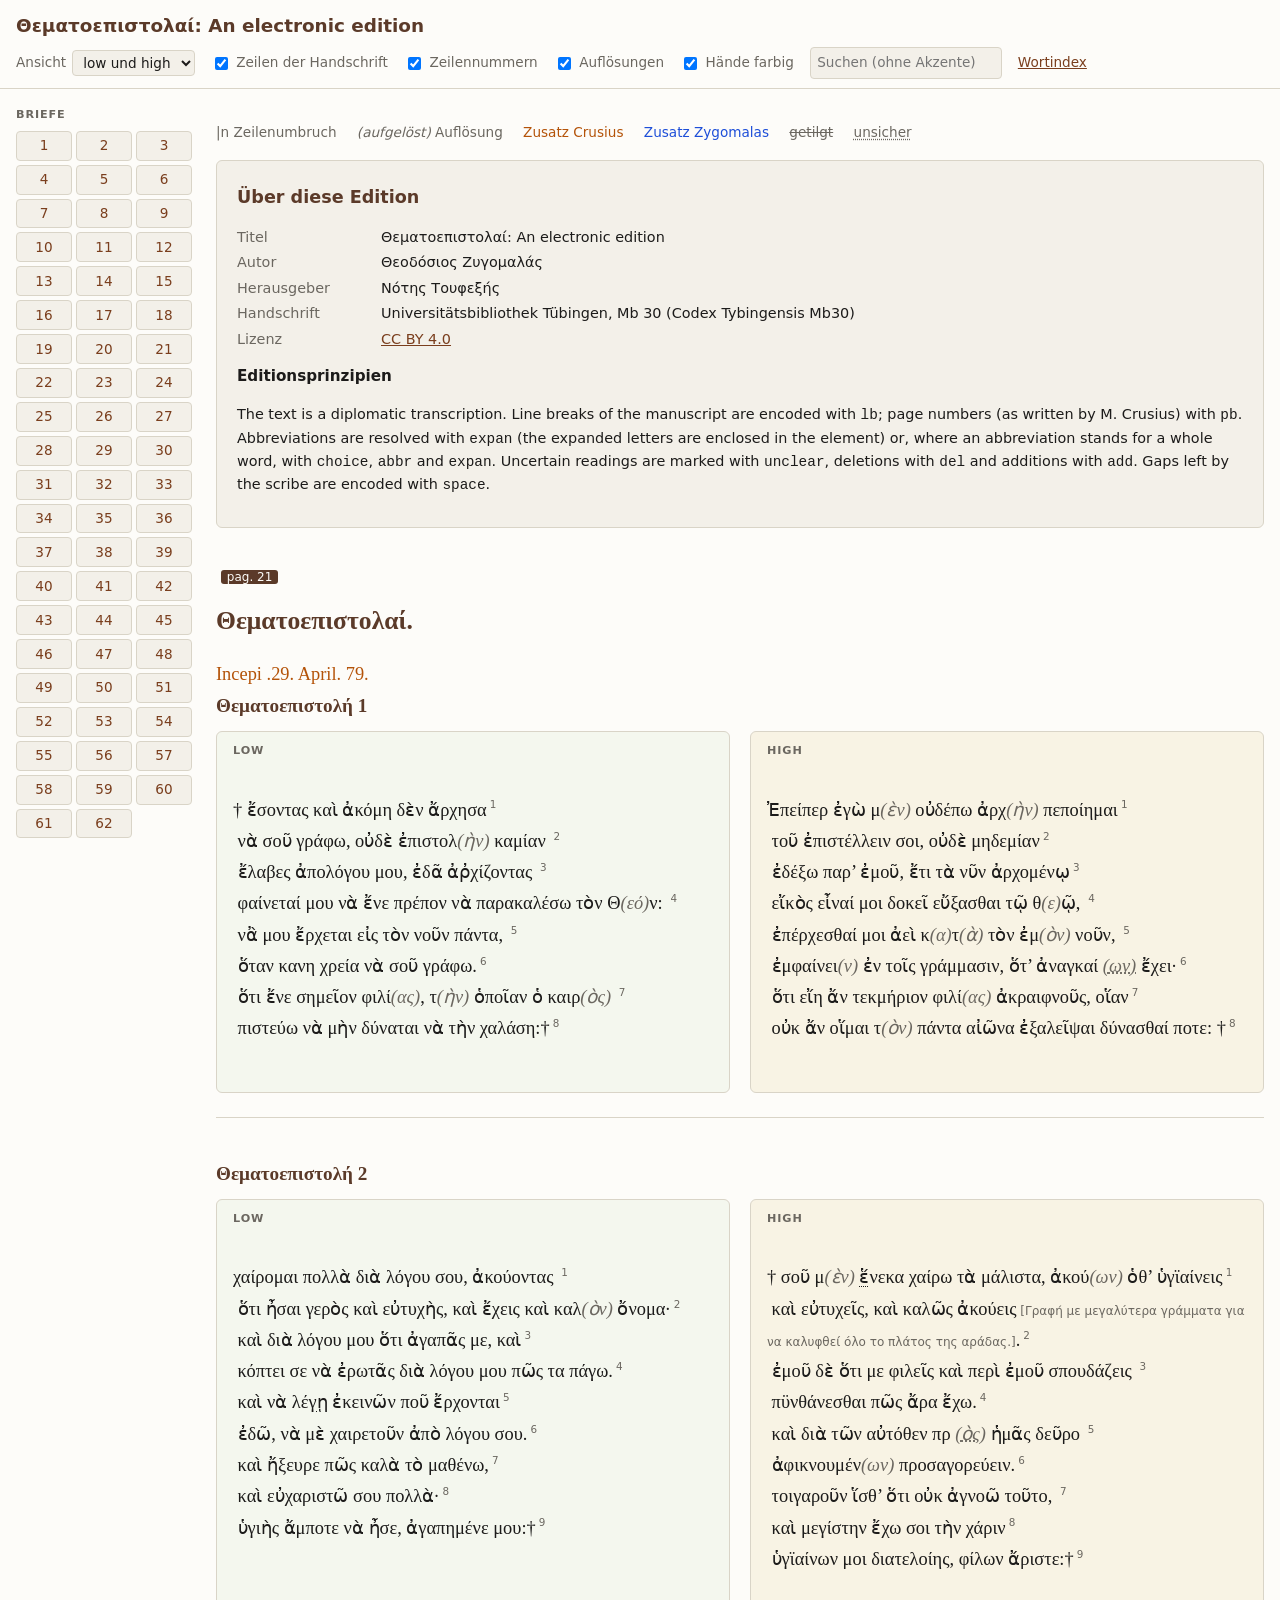
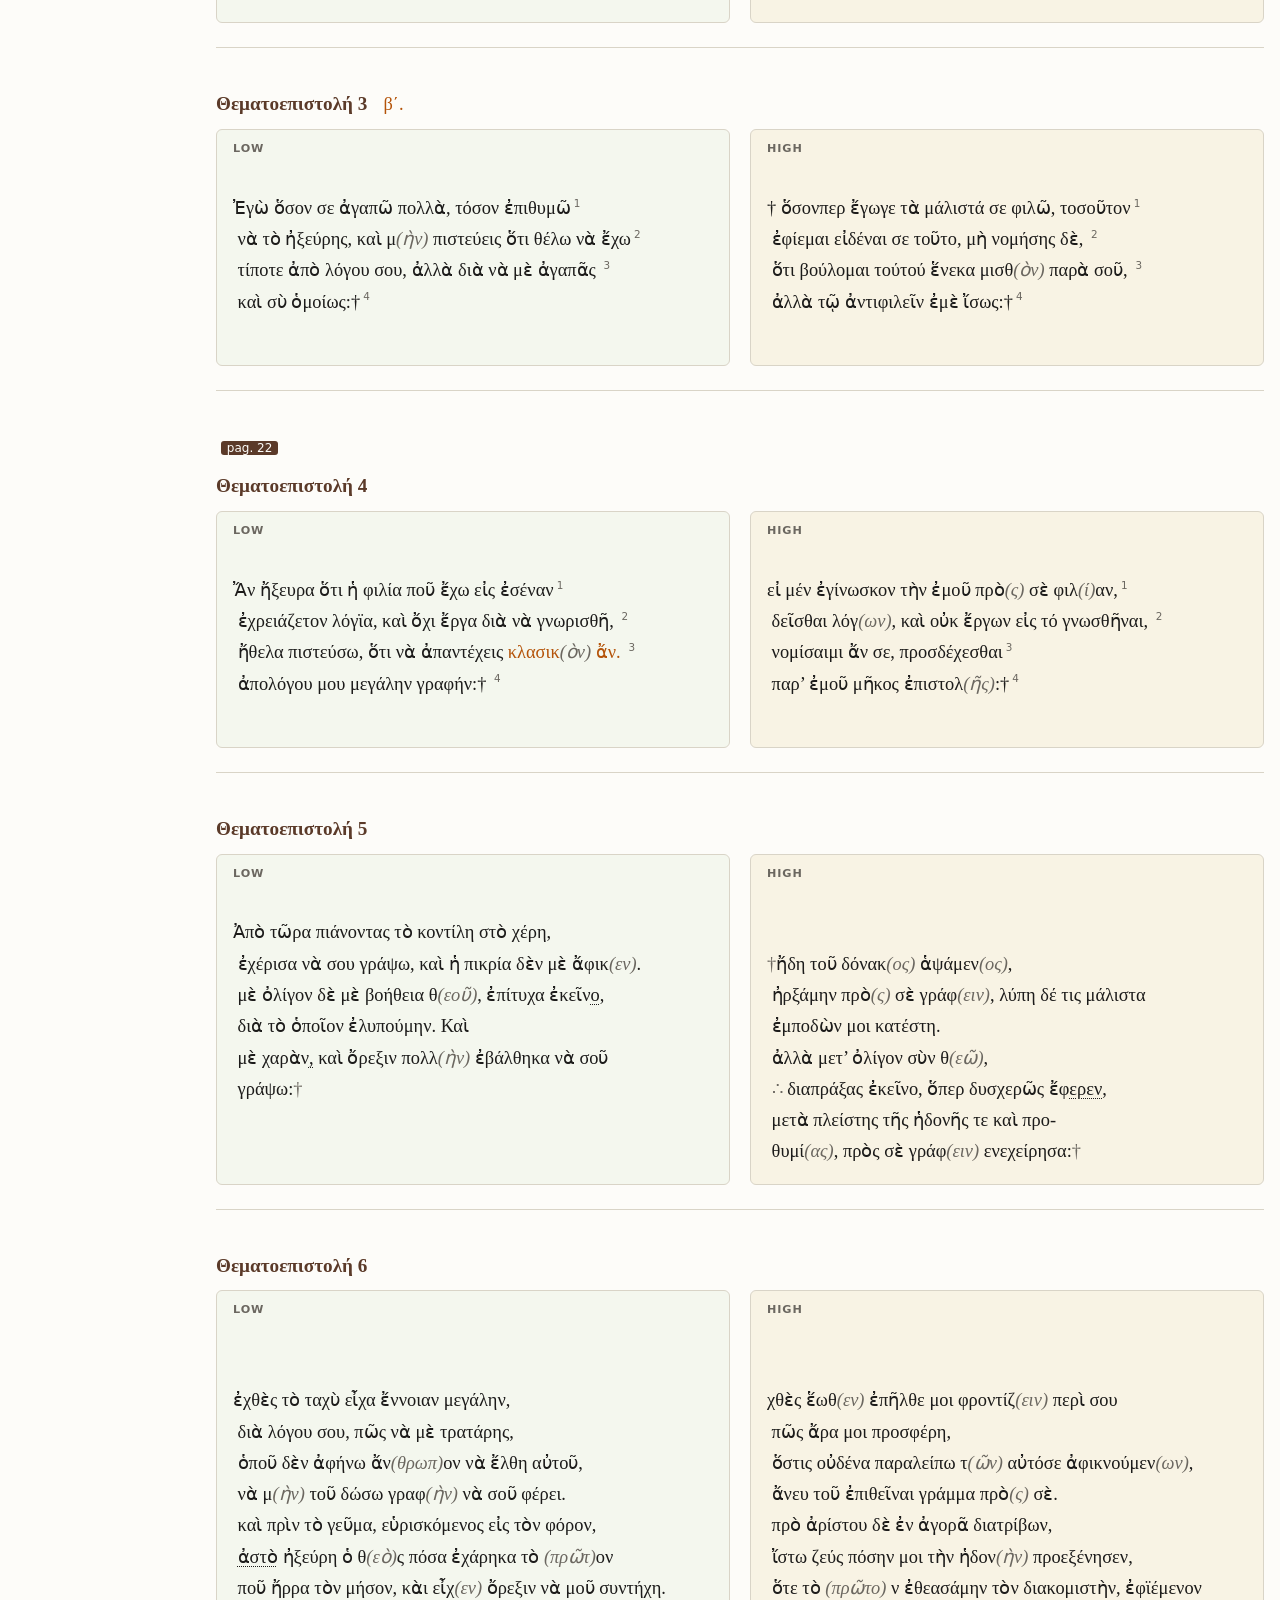
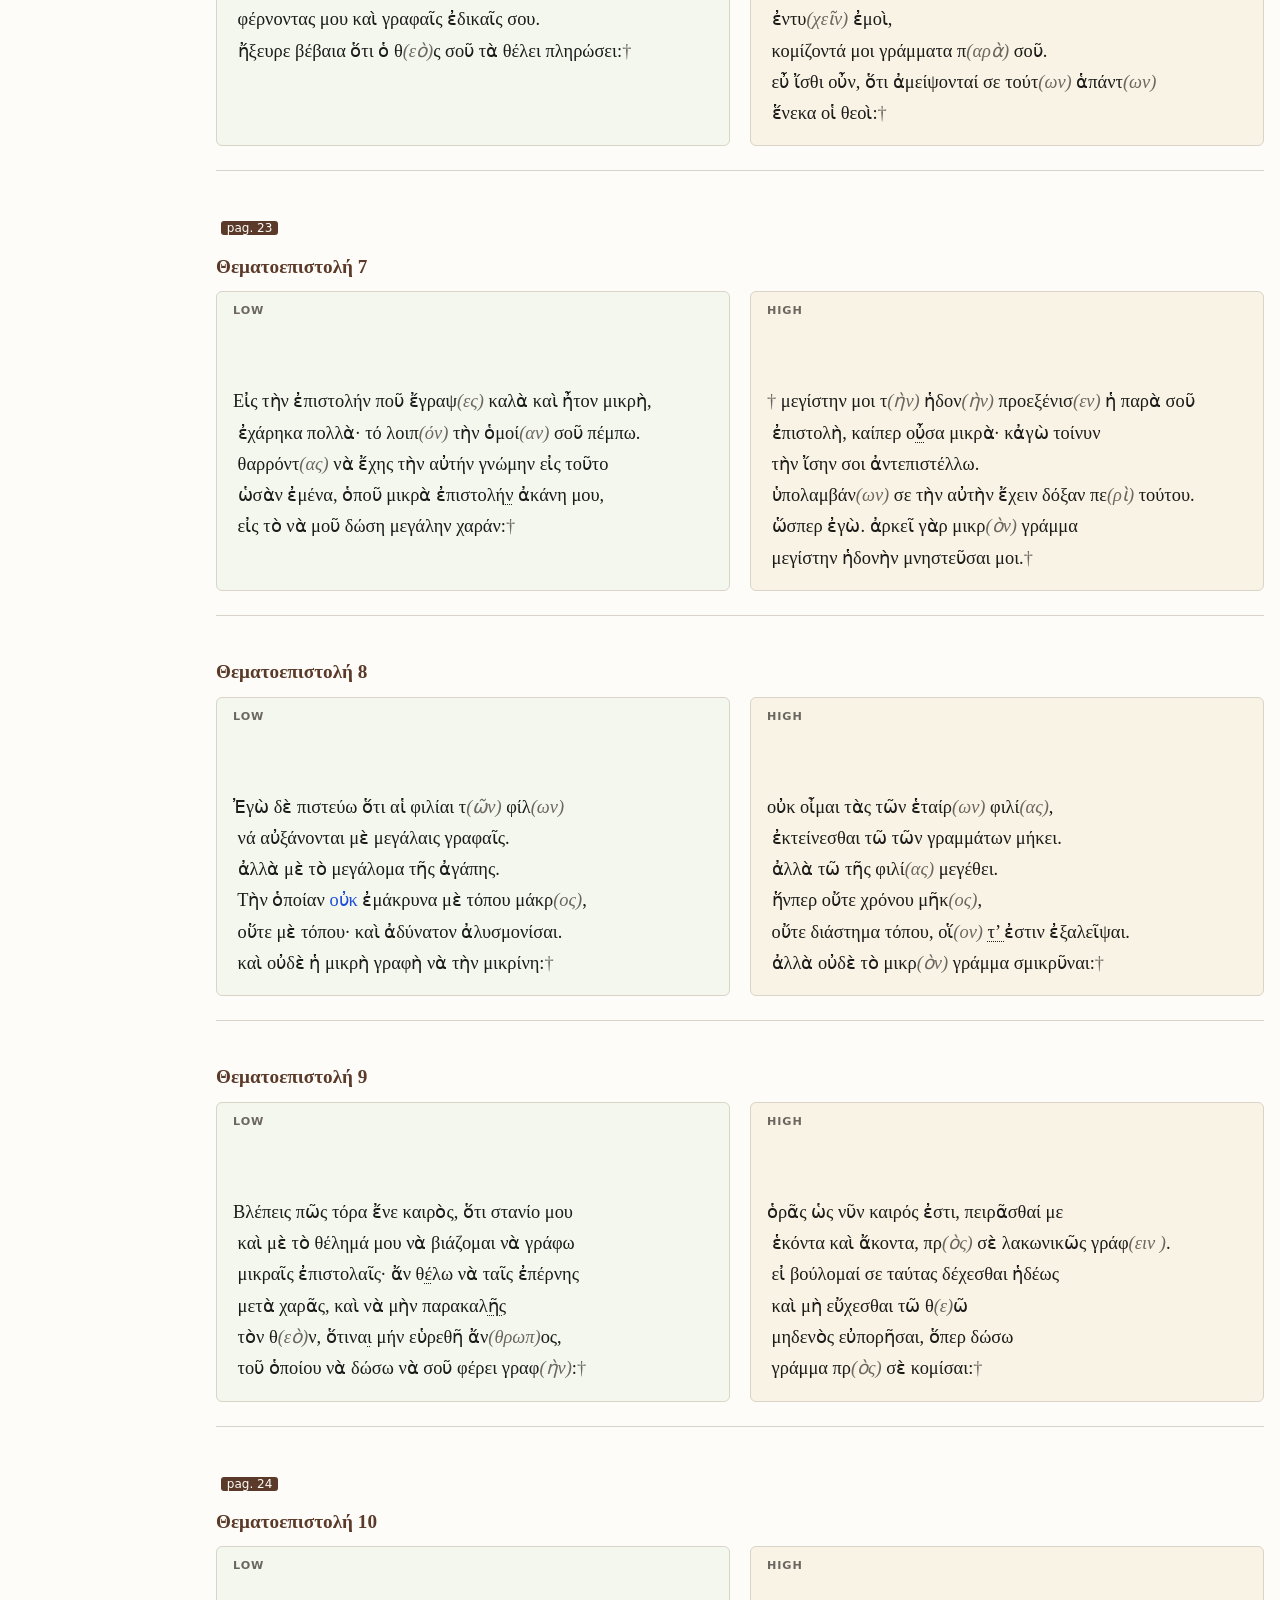
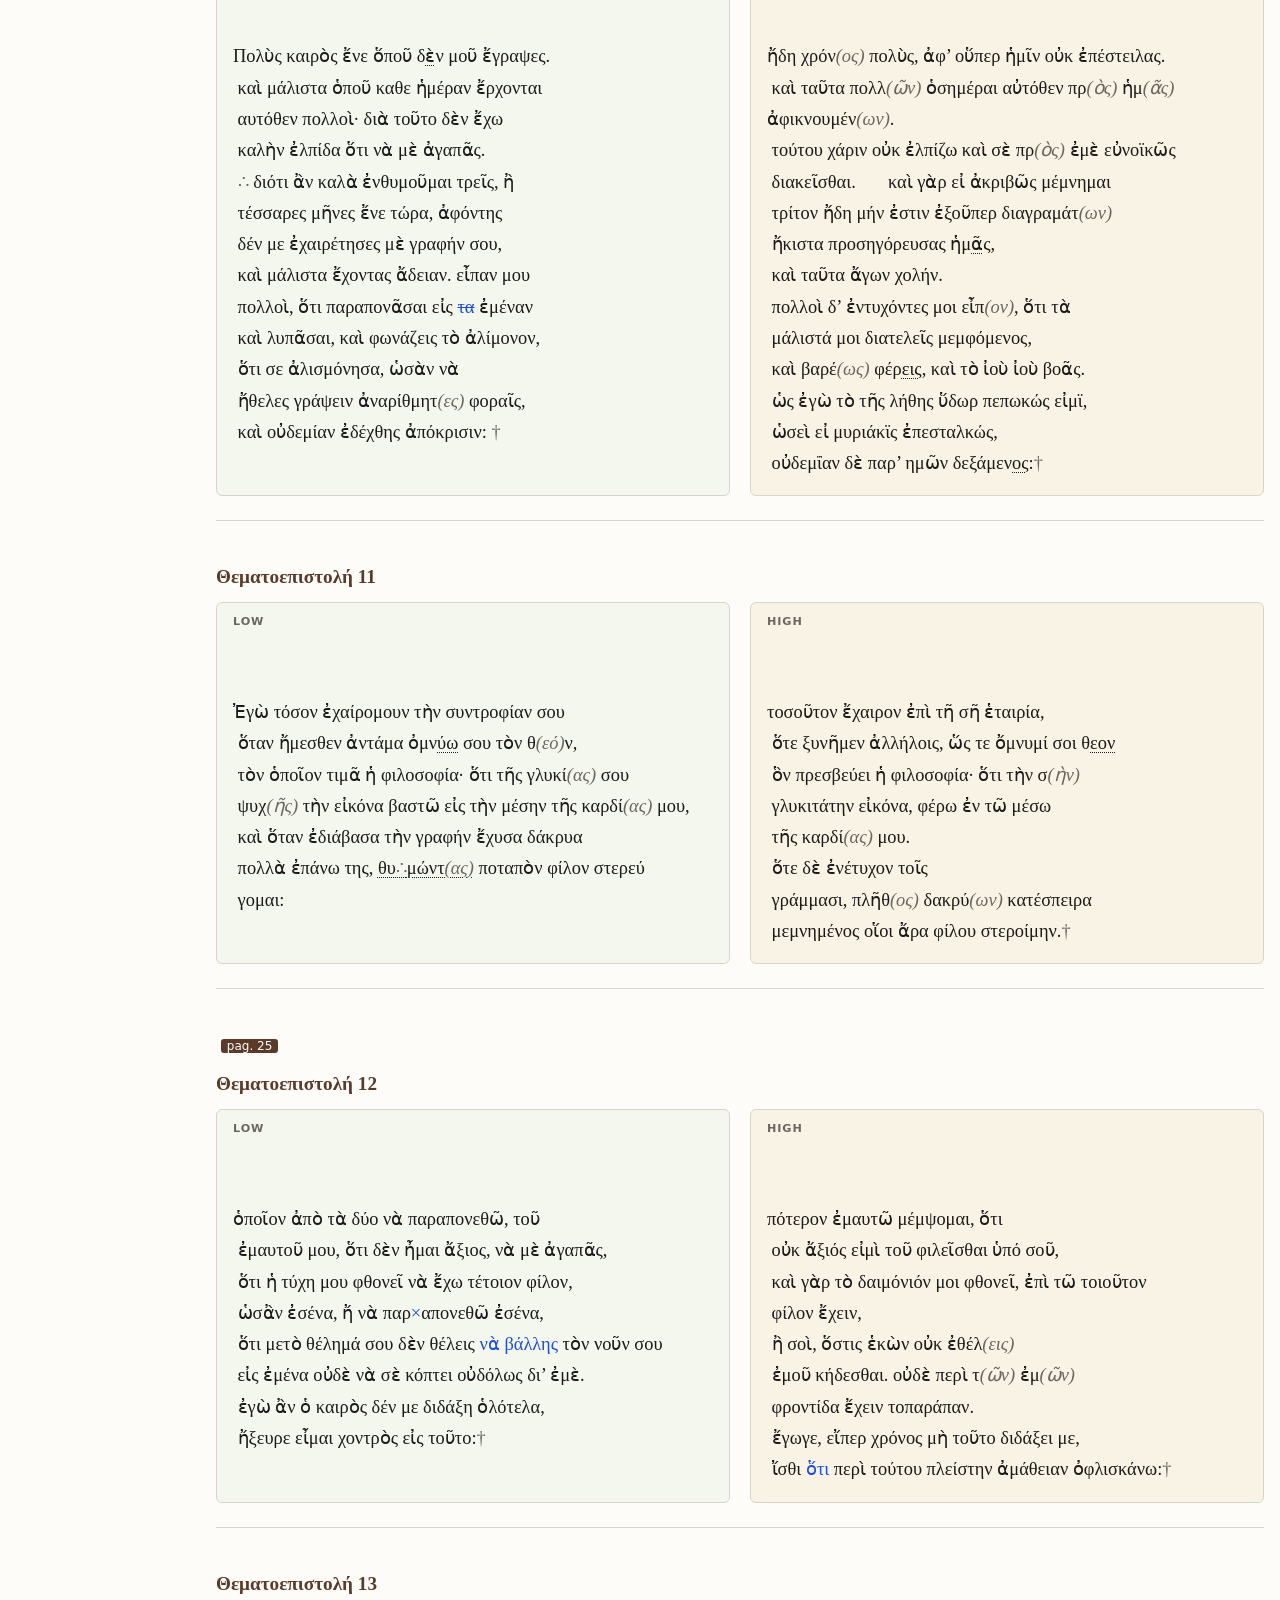
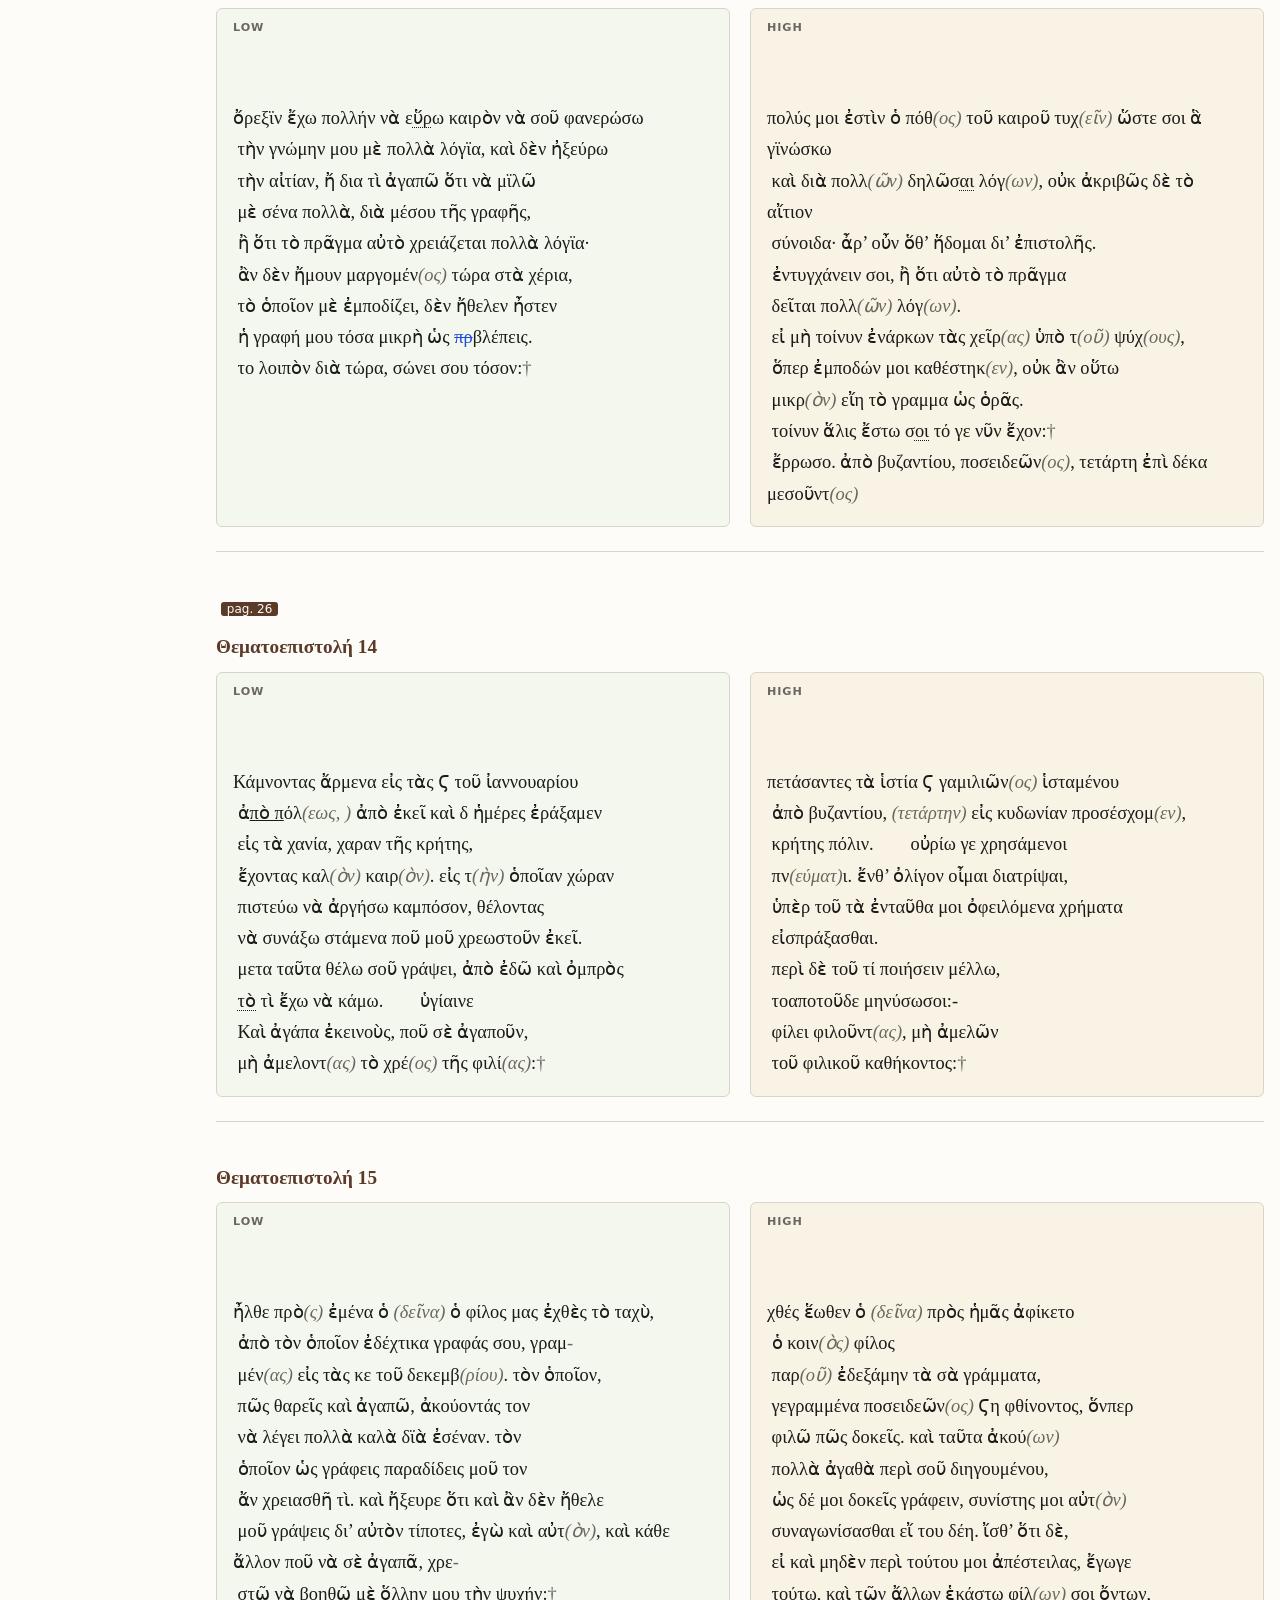
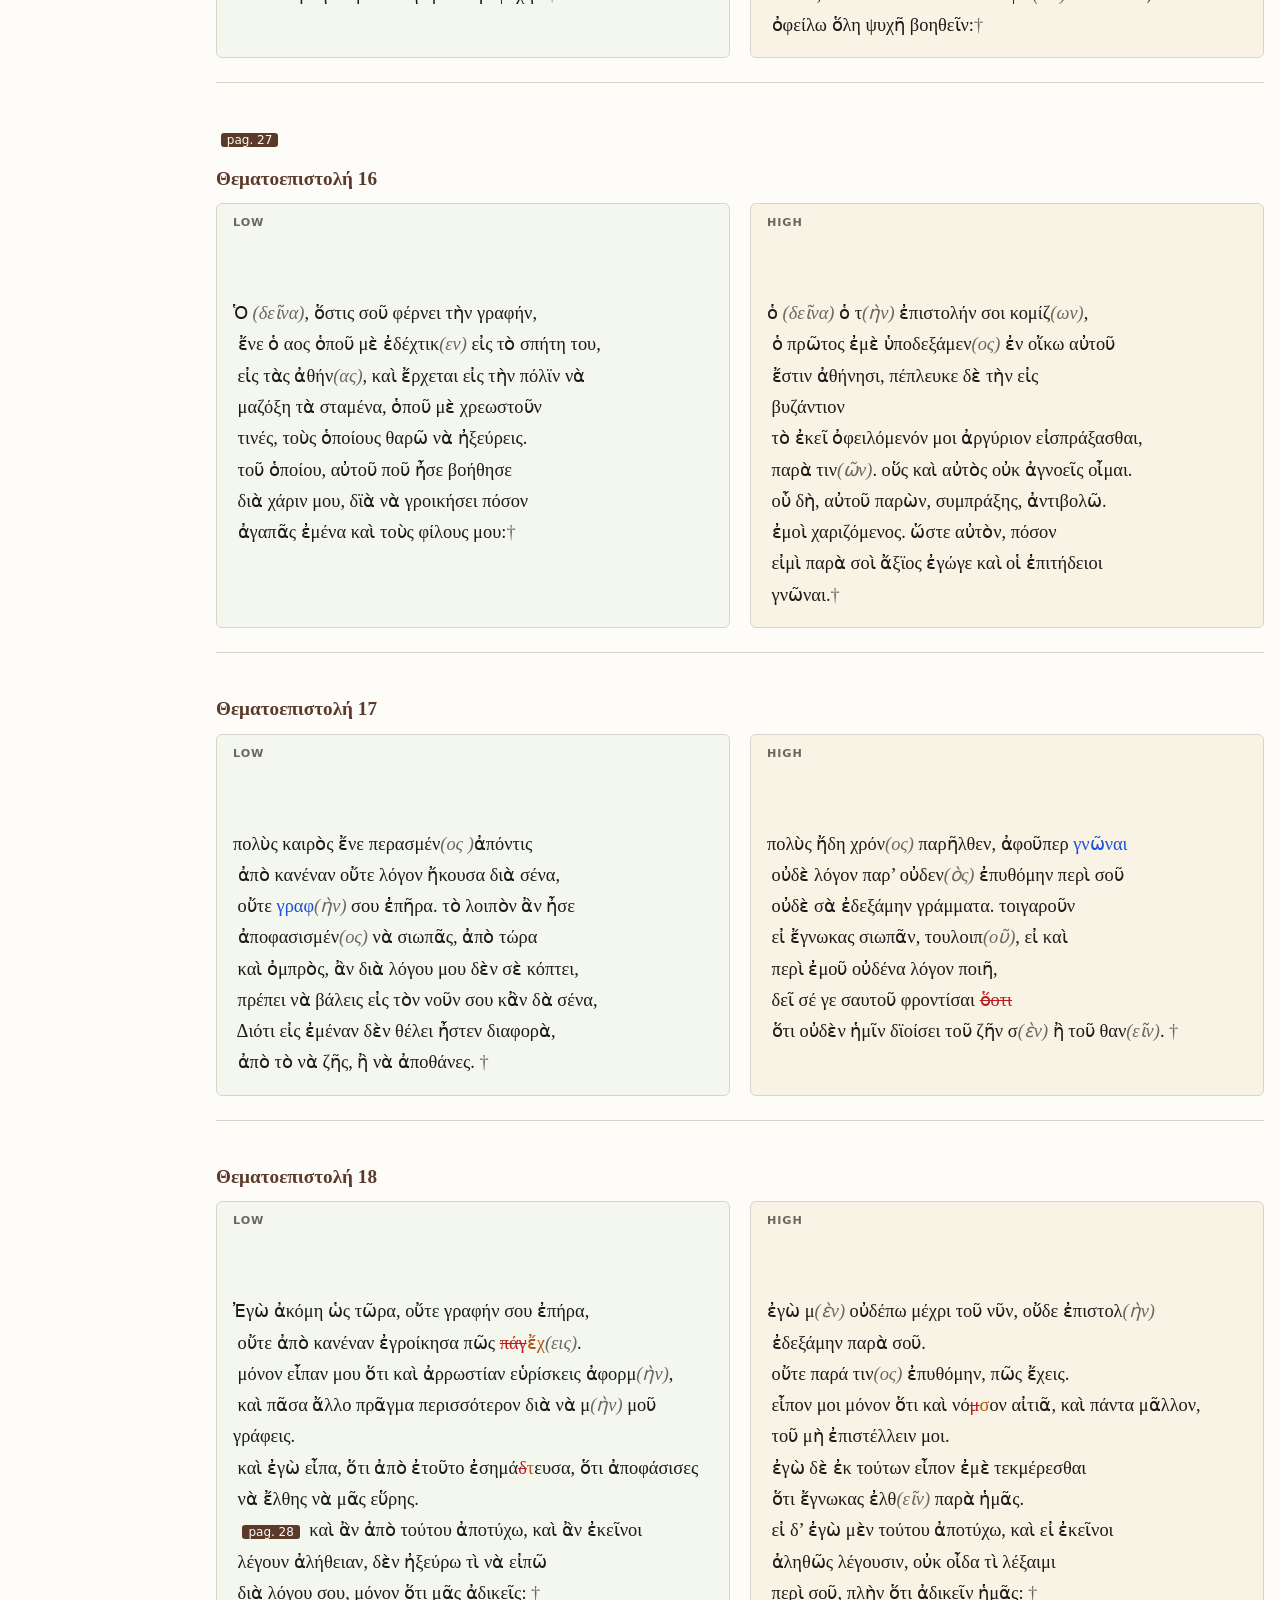
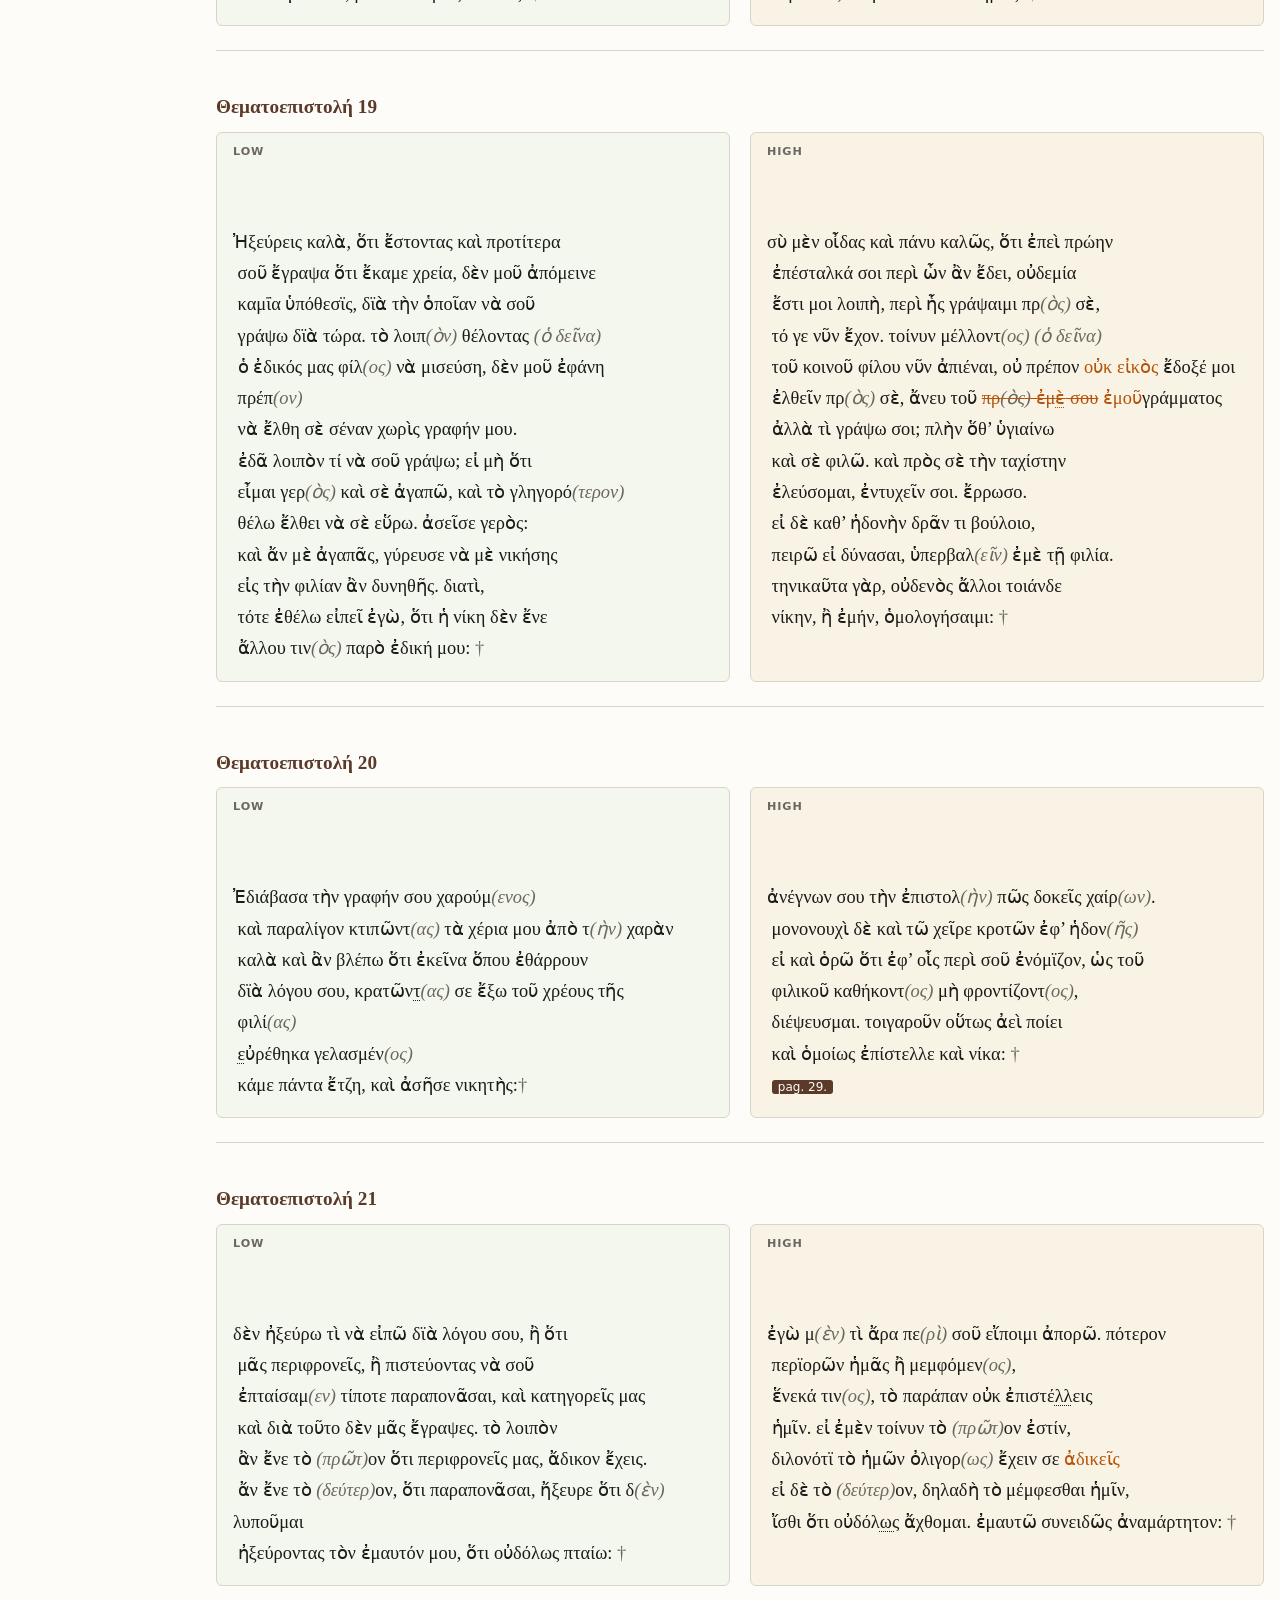
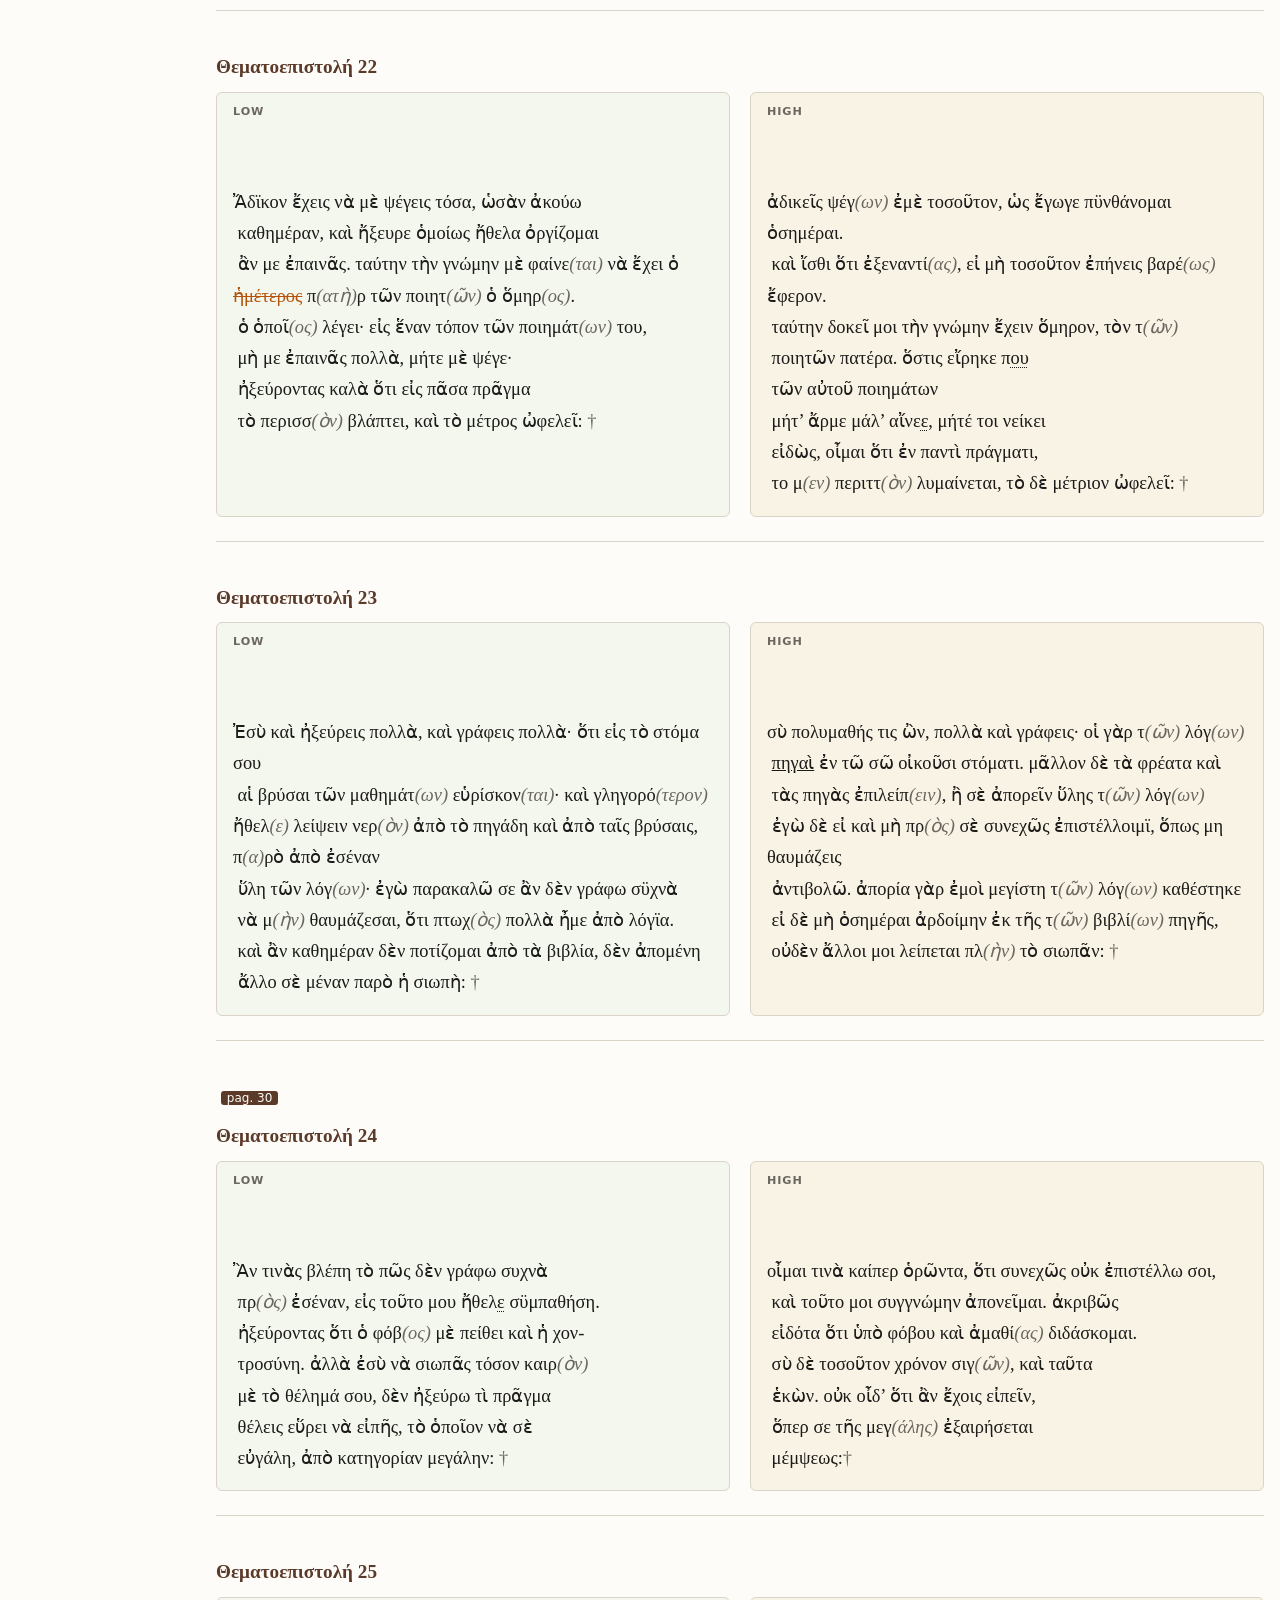
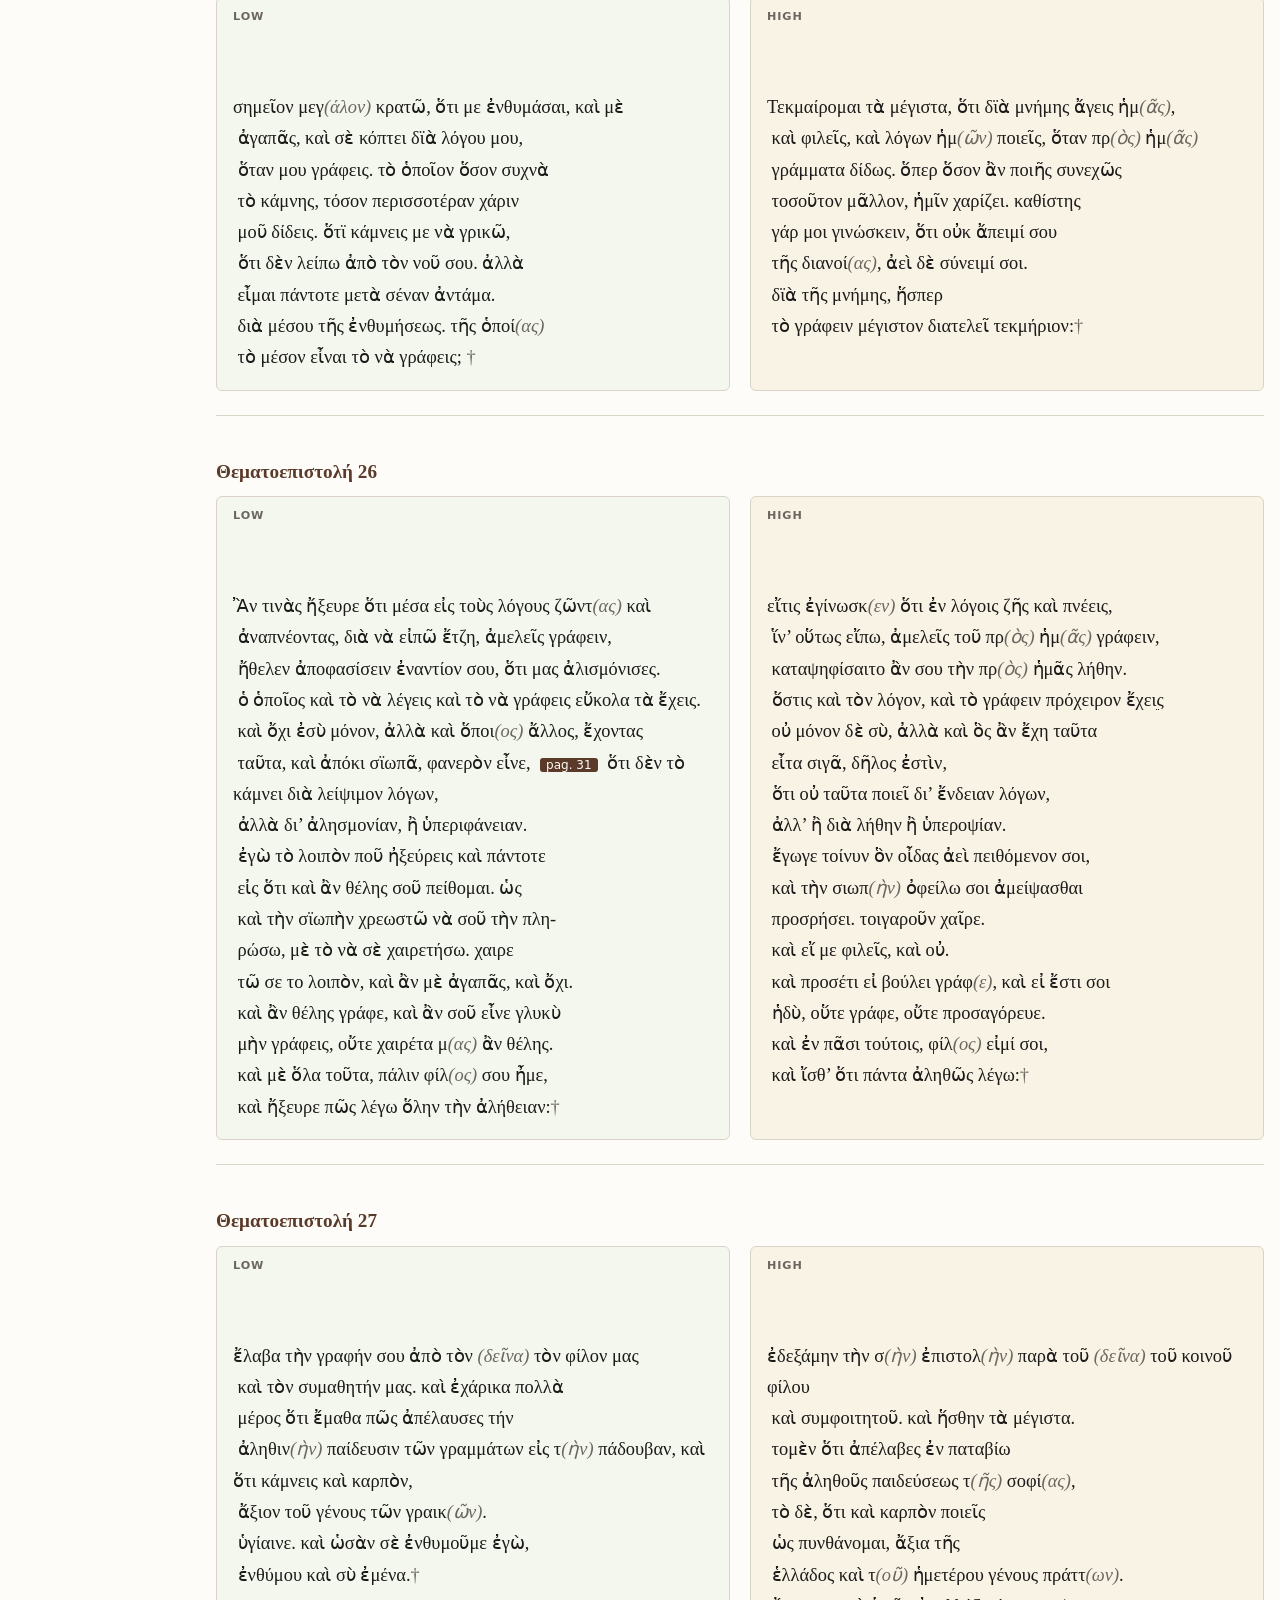
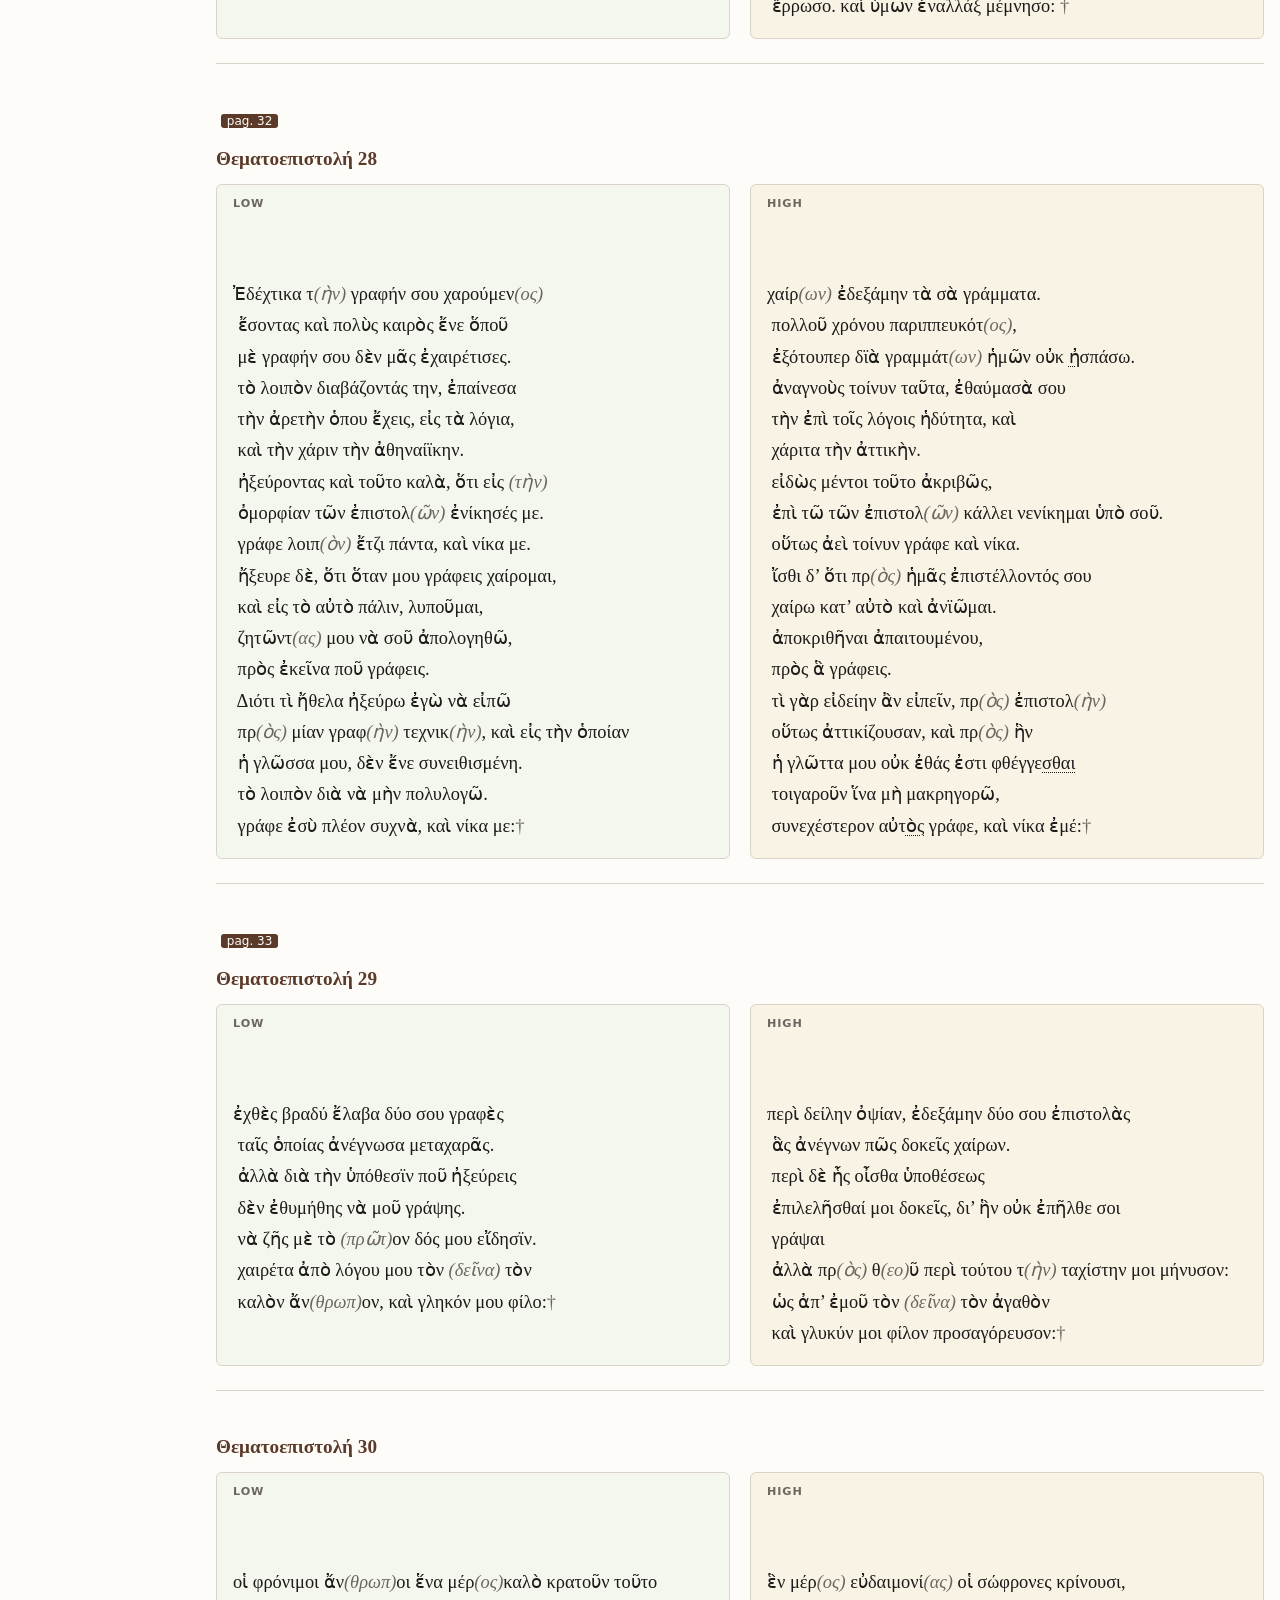
<file: index.html>
<!doctype html>
<html lang="de">
<head>
  <meta charset="utf-8">
  <meta name="viewport" content="width=device-width, initial-scale=1">
  <title>Θεματοεπιστολαί</title>
  <meta name="description" content="Elektronische Edition der Θεματοεπιστολαί des Theodosios Zygomalas nach dem Codex Tybingensis Mb 30.">
  <link rel="stylesheet" href="web/style.css">
</head>
<body>
  <div class="topbar ui">
    <h1>Θεματοεπιστολαί: An electronic edition</h1>
    <div class="controls">
      <label>Ansicht
        <select id="c-view">
          <option value="both">low und high</option>
          <option value="low">nur low</option>
          <option value="high">nur high</option>
        </select>
      </label>
      <label><input type="checkbox" id="c-lines"> Zeilen der Handschrift</label>
      <label><input type="checkbox" id="c-linenos"> Zeilennummern</label>
      <label><input type="checkbox" id="c-expan"> Auflösungen</label>
      <label><input type="checkbox" id="c-colors"> Hände farbig</label>
      <input type="search" id="q" placeholder="Suchen (ohne Akzente)" aria-label="Suchen">
      <a href="wortindex.html">Wortindex</a>
      <span id="count"></span>
    </div>
  </div>
  <div class="layout">
    <nav class="letters ui" aria-label="Briefe">
      <h2>Briefe</h2>
      <ol></ol>
    </nav>
    <main>
      <div class="legend ui" style="margin-bottom:1rem;color:var(--muted)">
        <span>|n Zeilenumbruch</span>
        <span><i class="expan" style="font-style:italic">aufgelöst</i> Auflösung</span>
        <span style="color:var(--cr)">Zusatz Crusius</span>
        <span style="color:var(--zyg)">Zusatz Zygomalas</span>
        <span><del>getilgt</del></span>
        <span style="text-decoration:underline dotted">unsicher</span>
      </div>
      <div id="edition">Lade Edition ...</div>
    </main>
  </div>
  <footer class="ui">
    <a href="edition/thematoepistulae.xml">TEI-XML</a> ·
    <a href="https://github.com/drnotis/thematoepistulae">Quellcode auf GitHub</a> ·
    CC BY 4.0
  </footer>
  <script src="web/wortlogik.js"></script>
  <script src="web/app.js"></script>
</body>
</html>
</file>
<file: web/style.css>
:root {
  --text: #1c1b1a;
  --muted: #6b6760;
  --paper: #fdfcf9;
  --panel: #f3f0e9;
  --rule: #d9d4c7;
  --low: #f4f7ee;
  --high: #f8f3e4;
  --cr: #b45309;
  --zyg: #1d4ed8;
  --del: #b91c1c;
  --accent: #5b3a29;
  --link: #7a3e1d;
}
@media (prefers-color-scheme: dark) {
  :root {
    --text: #ebe7df; --muted: #a39e93; --paper: #1a1917; --panel: #24221f;
    --rule: #3a3731; --low: #1f241b; --high: #28241a; --cr: #f0a04b;
    --zyg: #7ea6ff; --del: #f08a8a; --accent: #d8b89c; --link: #e2b48f;
  }
}
* { box-sizing: border-box; }
html { scroll-behavior: smooth; scroll-padding-top: 5.5rem; }
body {
  margin: 0; background: var(--paper); color: var(--text);
  font: 1.15rem/1.7 "Gentium Plus", "Gentium Book Plus", "Cardo", "Palatino Linotype", "Noto Serif", "Times New Roman", serif;
}
a { color: var(--link); }
.ui { font-family: system-ui, -apple-system, "Segoe UI", sans-serif; font-size: 0.85rem; }

/* Kopf und Steuerung */
.topbar {
  position: sticky; top: 0; z-index: 10; background: var(--paper);
  border-bottom: 1px solid var(--rule); padding: 0.6rem 1rem;
}
.topbar h1 { margin: 0 0 0.4rem; font-size: 1.15rem; color: var(--accent); }
.controls { display: flex; flex-wrap: wrap; gap: 0.5rem 1rem; align-items: center; color: var(--muted); }
.controls label { display: inline-flex; gap: 0.35rem; align-items: center; cursor: pointer; }
.controls select, .controls input[type=search] {
  font: inherit; padding: 0.2rem 0.4rem; border: 1px solid var(--rule);
  background: var(--panel); color: var(--text); border-radius: 4px;
}
.controls input[type=search] { min-width: 12rem; }
#count { color: var(--muted); }

/* Layout */
.layout { display: grid; grid-template-columns: 11rem minmax(0, 1fr); gap: 1.5rem; max-width: 84rem; margin: 0 auto; padding: 1rem; }
nav.letters { position: sticky; top: 5.5rem; align-self: start; max-height: calc(100vh - 6.5rem); overflow: auto; }
nav.letters ol { list-style: none; margin: 0; padding: 0; display: grid; grid-template-columns: repeat(3, 1fr); gap: 0.25rem; }
nav.letters a {
  display: block; text-align: center; padding: 0.15rem 0; border: 1px solid var(--rule);
  border-radius: 4px; text-decoration: none; background: var(--panel);
}
nav.letters a:hover { border-color: var(--accent); }
nav.letters li.hidden { opacity: 0.25; }
nav.letters h2 { font-size: 0.7rem; text-transform: uppercase; letter-spacing: 0.08em; color: var(--muted); margin: 0 0 0.4rem; }

/* Inhalt */
.about { background: var(--panel); border: 1px solid var(--rule); border-radius: 6px; padding: 0.5rem 1.25rem 1rem; margin-bottom: 2rem; font-family: system-ui, sans-serif; font-size: 0.9rem; line-height: 1.55; }
.about h2 { font-size: 1.1rem; color: var(--accent); }
.about h3 { font-size: 0.95rem; margin-bottom: 0.2rem; }
.about dl { display: grid; grid-template-columns: 8rem 1fr; gap: 0.2rem 1rem; margin: 0; }
.about dt { color: var(--muted); }
.about dd { margin: 0; }
.legend { margin-top: 1rem; }
.legend span { white-space: nowrap; margin-right: 1rem; }

.title { color: var(--accent); font-size: 1.6rem; margin: 0 0 1rem; }
.front { color: var(--cr); margin-bottom: 0.5rem; }

.letter { margin: 0 0 2.5rem; padding-bottom: 1.5rem; border-bottom: 1px solid var(--rule); }
.letter.hidden { display: none; }
.letter-head { display: flex; align-items: baseline; gap: 1rem; flex-wrap: wrap; margin-bottom: 0.5rem; }
.letter-head h2 { font-size: 1.2rem; margin: 0; }
.letter-head h2 a { color: var(--accent); text-decoration: none; }
.marg { color: var(--cr); }

.versions { display: grid; grid-template-columns: 1fr 1fr; gap: 1.25rem; }
.version { padding: 0.75rem 1rem 1rem; border-radius: 6px; border: 1px solid var(--rule); }
.version.low { background: var(--low); }
.version.high { background: var(--high); }
.vlabel { margin: 0 0 0.4rem; font: bold 0.7rem system-ui, sans-serif; letter-spacing: 0.08em; text-transform: uppercase; color: var(--muted); }
.ab { margin: 0; }

.view-low .version.high, .view-high .version.low { display: none; }
.view-low .versions, .view-high .versions { grid-template-columns: minmax(0, 46rem); }

/* Zeilenumbrueche */
.lb::before { content: attr(data-n); font: 0.65rem system-ui, sans-serif; color: var(--muted); vertical-align: super; margin-right: 0.15em; }
.lb[data-n=""]::before { content: ""; }
.no-linenos .lb::before { content: ""; }
/* Zeilenmodus: lb steht am Zeilenende, die Nummer folgt der Zeile, danach Umbruch */
.lines .lb::after { content: "\A"; white-space: pre; }
.lines .lb::before { margin: 0 0 0 0.3em; }

/* Seitenumbrueche */
.pb::before { content: "pag. " attr(data-n); font: 0.75rem system-ui, sans-serif; background: var(--accent); color: var(--paper); padding: 0 0.5em; border-radius: 3px; margin: 0 0.3rem; }
.pb-block { margin: 1.5rem 0 0.5rem; }

/* Auszeichnung */
.expan { color: var(--muted); font-style: italic; }
.expan::before { content: "("; } .expan::after { content: ")"; }
.expan.uncertain { text-decoration: underline dotted; }
.choice .abbr { display: none; }
.hide-expan .expan { display: none; }
.hide-expan .choice .abbr { display: inline; }
.hide-expan .choice .expan { display: none; }
.no-brackets .expan::before, .no-brackets .expan::after { content: ""; }
.unclear { text-decoration: underline dotted; text-decoration-thickness: 1px; text-underline-offset: 3px; }
.del { text-decoration: line-through; color: var(--del); }
.del.Cr { color: var(--cr); } .del.Zyg { color: var(--zyg); }
.add { color: var(--cr); } .add.Zyg { color: var(--zyg); }
.plain .add, .plain .del { color: inherit; }
.hi.underline { text-decoration: underline; }
.space { display: inline-block; width: 1.5em; }
.c { color: var(--muted); }
.note { font: 0.75rem system-ui, sans-serif; color: var(--muted); }
.note::before { content: " ["; } .note::after { content: "]"; }

mark { background: #f6e05e; color: #1c1b1a; }

footer { max-width: 84rem; margin: 0 auto; padding: 1rem 1rem 3rem; color: var(--muted); }

@media (max-width: 62rem) {
  .layout { grid-template-columns: minmax(0, 1fr); }
  nav.letters { position: static; max-height: none; }
  nav.letters ol { grid-template-columns: repeat(auto-fill, minmax(2.6rem, 1fr)); }
  .versions { grid-template-columns: 1fr; }
}

/* Wortindex und Zeilenanker */
.zl { display: inline-block; width: 0; height: 0; }
::highlight(zeile) { background-color: rgba(246, 224, 94, 0.6); color: #1c1b1a; }
.topbar h1 .back { font: 0.8rem system-ui, sans-serif; margin-left: 1rem; font-weight: normal; }
main.wide { max-width: 60rem; margin: 0 auto; padding: 1rem; }
.note-text { color: var(--muted); font-size: 0.85rem; line-height: 1.55; }
.alpha { display: flex; flex-wrap: wrap; gap: 0.25rem; margin-top: 0.5rem; font-family: system-ui, sans-serif; }
.alpha a { min-width: 1.6rem; text-align: center; padding: 0 0.3rem; border: 1px solid var(--rule); border-radius: 4px; background: var(--panel); text-decoration: none; }
#list h2 { margin: 1.5rem 0 0.4rem; padding-bottom: 0.2rem; border-bottom: 1px solid var(--rule); font-size: 1.1rem; color: var(--accent); }
.entry { padding: 0.35rem 0; border-bottom: 1px dotted var(--rule); }
.ehead { display: flex; flex-wrap: wrap; align-items: baseline; gap: 0.2rem 0.8rem; }
.ehead strong { font-size: 1.15rem; }
.ehead .n { font: 0.8rem system-ui, sans-serif; color: var(--muted); }
.ehead .forms { color: var(--muted); font-size: 0.95rem; }
.locs { font: 0.8rem system-ui, sans-serif; line-height: 1.9; }
.locs a { display: inline-block; padding: 0 0.35rem; border: 1px solid var(--rule); border-radius: 3px; text-decoration: none; background: var(--panel); }
.locs a:hover { border-color: var(--accent); }
.locs button { font: inherit; border: 0; background: none; color: var(--link); cursor: pointer; text-decoration: underline; }
</file>
